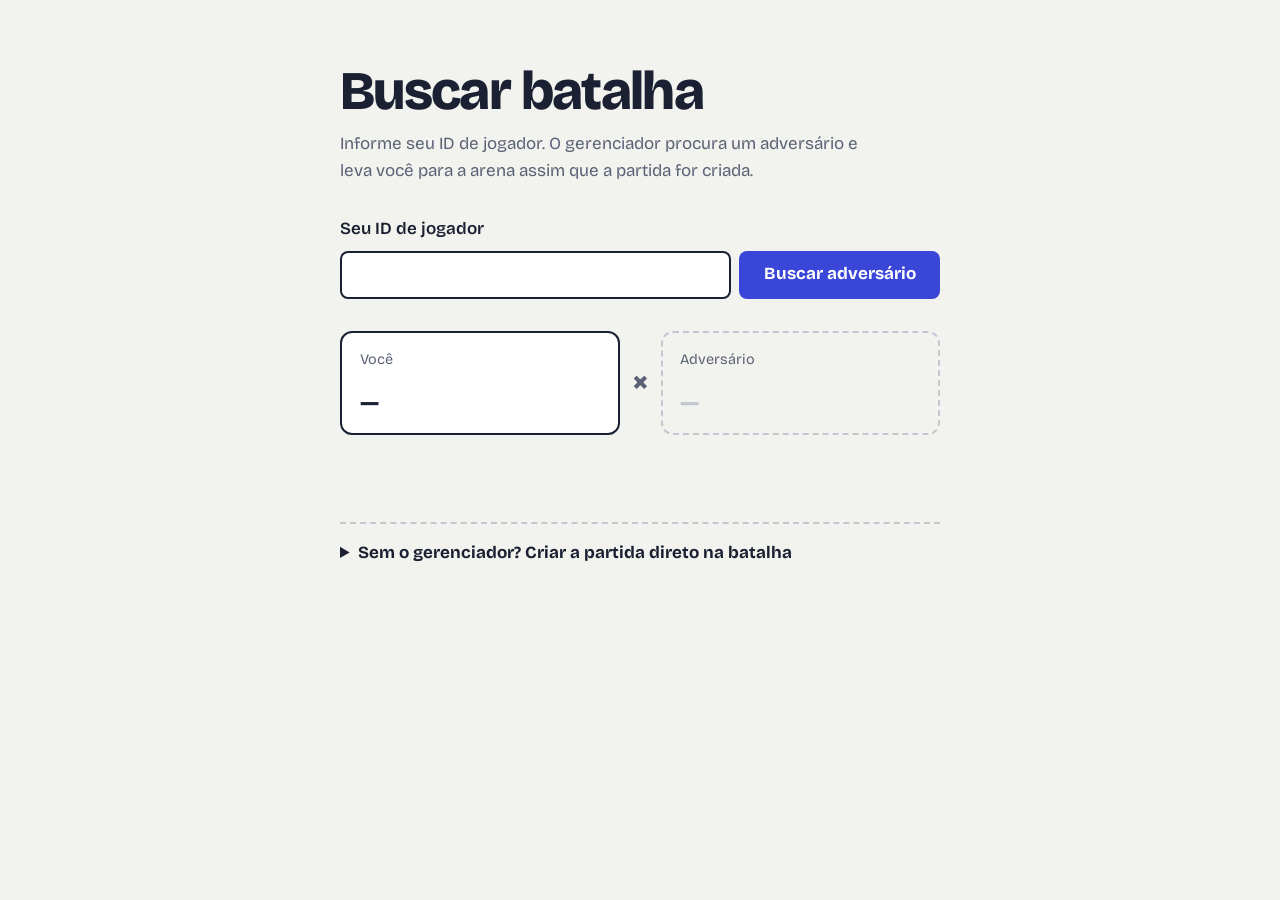
<file: src/components/index.html>
<!DOCTYPE html>
<html lang="pt-BR">
<head>
  <meta charset="utf-8">
  <meta name="viewport" content="width=device-width, initial-scale=1">
  <title>Buscar batalha</title>
  <link rel="preconnect" href="https://fonts.googleapis.com">
  <link rel="preconnect" href="https://fonts.gstatic.com" crossorigin>
  <link rel="stylesheet" href="https://fonts.googleapis.com/css2?family=Bricolage+Grotesque:opsz,wght@12..96,400..800&display=swap">
  <link rel="stylesheet" href="estilo.css">
</head>
<body>
  <main>
    <h1>Buscar batalha</h1>
    <p class="intro">Informe seu ID de jogador. O gerenciador procura um adversário e leva você para a arena assim que a partida for criada.</p>

    <form id="form">
      <label for="idJogador">Seu ID de jogador</label>
      <div class="campo">
        <input id="idJogador" name="idJogador" autocomplete="off" required>
        <button id="buscar" type="submit">Buscar adversário</button>
      </div>
    </form>

    <section class="versus" aria-label="Pareamento">
      <div class="slot">
        <span class="rotulo">Você</span>
        <strong id="idVoce">—</strong>
      </div>
      <div class="x" aria-hidden="true">×</div>
      <div class="slot slot-adv vazio" id="slotAdv">
        <span class="rotulo">Adversário</span>
        <strong id="idAdv">—</strong>
      </div>
    </section>

    <p id="msg" class="msg" role="status" aria-live="polite"></p>
    <p id="nota" class="nota" hidden>Você continua na fila até alguém entrar. O gerenciador ainda não tem uma rota para sair dela.</p>

    <details class="local">
      <summary>Sem o gerenciador? Criar a partida direto na batalha</summary>
      <form id="formLocal">
        <label for="idAdvLocal">ID do adversário</label>
        <div class="campo">
          <input id="idAdvLocal" autocomplete="off" required>
          <button type="submit">Criar partida local</button>
        </div>
      </form>
      <p id="msgLocal" class="msg" role="status" aria-live="polite"></p>
      <ul id="linksLocal" class="links-local"></ul>
    </details>
  </main>

  <script src="config.js"></script>
  <script src="api.js"></script>
  <script>
    const $ = (seletor) => document.querySelector(seletor);
    const form = $("#form");
    const entrada = $("#idJogador");
    const botao = $("#buscar");
    const msg = $("#msg");

    // sessionStorage é por aba: duas abas podem ser dois jogadores diferentes.
    entrada.value =
      new URLSearchParams(location.search).get("jogador") ||
      sessionStorage.getItem("jogador") ||
      "";

    function mostrar(texto, tipo) {
      msg.textContent = texto;
      msg.className = tipo === "erro" ? "msg erro" : "msg";
    }

    function estadoAdversario(estado, id) {
      $("#slotAdv").className = `slot slot-adv ${estado}`;
      $("#idAdv").textContent = id ?? (estado === "procurando" ? "Procurando…" : "—");
    }

    function travar(travado) {
      botao.disabled = travado;
      entrada.disabled = travado;
    }

    // Entra na fila. Quem completa o par recebe a partida na hora (201);
    // quem chegou primeiro recebe 202 e precisa consultar até a partida aparecer.
    async function buscarPartida(idJogador) {
      const conhecidas = new Set((await historico(idJogador)).map((p) => p.id));

      const r = await chamarGestao("/partidas/fila", {
        method: "POST",
        headers: { "Content-Type": "application/json" },
        body: JSON.stringify({ idJogador }),
      });

      if (r.status === 201) return r.corpo;

      if (r.status !== 202) {
        // Já existe uma partida em andamento para esse jogador: volta para ela.
        if (/ja esta em uma partida/i.test(r.corpo?.erro || "")) {
          const ativa = (await historico(idJogador)).find((p) => p.status !== "FINALIZADA");
          if (ativa) return ativa;
        }
        throw new Error(r.corpo?.erro || "O gerenciador recusou o pedido.");
      }

      $("#nota").hidden = false;
      const inicio = Date.now();
      while (true) {
        const segundos = Math.round((Date.now() - inicio) / 1000);
        mostrar(`Na fila há ${segundos} s, aguardando outro jogador…`);
        await esperar(INTERVALO_MS);
        try {
          const nova = (await historico(idJogador)).find((p) => !conhecidas.has(p.id));
          if (nova) return nova;
        } catch {
          mostrar("Reconectando ao gerenciador…");
        }
      }
    }

    form.addEventListener("submit", async (evento) => {
      evento.preventDefault();
      const idJogador = entrada.value.trim();
      if (!idJogador) {
        mostrar("Informe seu ID de jogador.", "erro");
        entrada.focus();
        return;
      }

      sessionStorage.setItem("jogador", idJogador);
      $("#idVoce").textContent = idJogador;
      estadoAdversario("procurando");
      mostrar("Entrando na fila…");
      travar(true);

      try {
        const partida = await buscarPartida(idJogador);
        estadoAdversario("achou", adversarioDe(partida, idJogador));
        $("#nota").hidden = true;
        mostrar("Adversário encontrado. Indo para a arena…");
        setTimeout(() => { location.href = urlDaArena(partida.id, idJogador); }, 1200);
      } catch (erro) {
        estadoAdversario("vazio");
        $("#nota").hidden = true;
        mostrar(erro.message, "erro");
        travar(false);
      }
    });

    // Modo local: cria a partida direto no S03_Batalha (POST /batalhas), como o gerenciador faria.
    $("#formLocal").addEventListener("submit", async (evento) => {
      evento.preventDefault();
      const eu = entrada.value.trim();
      const adv = $("#idAdvLocal").value.trim();
      const msgLocal = $("#msgLocal");
      $("#linksLocal").replaceChildren();
      if (!eu || eu === adv) {
        msgLocal.textContent = "Preencha seu ID lá em cima e um adversário diferente.";
        msgLocal.className = "msg erro";
        return;
      }
      const idPartida = `local-${Date.now().toString(36)}`;
      try {
        const r = await chamarBatalha("/batalhas", postJson({ idPartida, idJogador1: eu, idJogador2: adv }));
        if (!r.ok) throw new Error(r.corpo?.detail || r.corpo?.erro || "A batalha recusou a partida.");
      } catch (erro) {
        msgLocal.textContent = erro.message;
        msgLocal.className = "msg erro";
        return;
      }
      sessionStorage.setItem("jogador", eu);
      msgLocal.className = "msg";
      msgLocal.textContent = "Partida criada. Abra o link do adversário em outra aba (ou outro computador).";
      for (const id of [eu, adv]) {
        const a = document.createElement("a");
        a.href = urlDaArena(idPartida, id);
        a.textContent = id === eu ? `Entrar como ${id}` : `Abrir como ${id}`;
        if (id !== eu) a.target = "_blank";
        const li = document.createElement("li");
        li.append(a);
        $("#linksLocal").append(li);
      }
    });
  </script>
</body>
</html>
</file>
<file: src/components/estilo.css>
:root {
  --piso: #f2f3ee;
  --tinta: #1b2132;
  --apagado: #5b6275;
  --linha: #c3c7d2;
  --acao: #3a46d8;
  --acao-escura: #2b35b0;
  --espera: #ffd23f;
  --achou: #2ec4b6;
  --erro: #b3261e;
}

* { box-sizing: border-box; }
[hidden] { display: none !important; }

body {
  margin: 0;
  background: var(--piso);
  color: var(--tinta);
  font: 400 1.0625rem/1.55 "Bricolage Grotesque", system-ui, -apple-system, "Segoe UI", sans-serif;
}

main {
  max-width: 40rem;
  margin: 0 auto;
  padding: clamp(1.5rem, 6vw, 4rem) 1.25rem 4rem;
}

h1 {
  margin: 0 0 0.75rem;
  font-size: clamp(2.1rem, 7vw, 3.4rem);
  line-height: 1.02;
  letter-spacing: -0.03em;
  font-weight: 800;
}

.intro { margin: 0 0 2rem; max-width: 34rem; color: var(--apagado); }

form { display: grid; gap: 0.5rem; margin-bottom: 2rem; }
label { font-weight: 600; }
.campo { display: flex; flex-wrap: wrap; gap: 0.5rem; }

input {
  flex: 1 1 12rem;
  min-height: 3rem;
  padding: 0 0.9rem;
  font: inherit;
  color: var(--tinta);
  background: #fff;
  border: 2px solid var(--tinta);
  border-radius: 0.5rem;
}

button,
.botao {
  display: inline-flex;
  align-items: center;
  min-height: 3rem;
  padding: 0 1.4rem;
  font: inherit;
  font-weight: 700;
  color: #fff;
  background: var(--acao);
  border: 2px solid var(--acao);
  border-radius: 0.5rem;
  cursor: pointer;
  text-decoration: none;
}
button:hover,
.botao:hover { background: var(--acao-escura); border-color: var(--acao-escura); }
button:disabled { opacity: 0.55; cursor: not-allowed; }
:focus-visible { outline: 3px solid var(--tinta); outline-offset: 3px; }

/* Faixa "você × adversário": é o centro das duas telas. */
.versus {
  display: grid;
  grid-template-columns: 1fr auto 1fr;
  gap: 0.75rem;
  margin: 0 0 1.25rem;
}
.slot {
  display: flex;
  flex-direction: column;
  justify-content: space-between;
  min-height: 6.5rem;
  padding: 1rem 1.1rem;
  background: #fff;
  border: 2px solid var(--tinta);
  border-radius: 0.75rem;
  overflow-wrap: anywhere;
}
.slot .rotulo { color: var(--apagado); font-size: 0.9rem; }
.slot strong { font-size: 1.5rem; line-height: 1.15; letter-spacing: -0.01em; }
.x { align-self: center; font-size: 2rem; font-weight: 800; color: var(--apagado); }

.slot-adv.vazio { background: transparent; border-style: dashed; border-color: var(--linha); }
.slot-adv.vazio strong { color: var(--linha); }
.slot-adv.procurando {
  background: var(--espera);
  border-style: dashed;
  animation: pulsa 1.4s ease-in-out infinite;
}
.slot-adv.achou { background: var(--achou); }
@keyframes pulsa { 50% { background: #fff0a8; } }
@media (prefers-reduced-motion: reduce) { .slot-adv.procurando { animation: none; } }

.msg { min-height: 1.6em; margin: 0; }
.msg.erro { color: var(--erro); font-weight: 600; }
.nota { margin: 0.5rem 0 0; color: var(--apagado); font-size: 0.95rem; }

/* Arena */
.arena { margin-top: 2rem; padding-top: 1.25rem; border-top: 2px solid var(--tinta); }
.arena h2 { margin: 0 0 0.5rem; font-size: 1.6rem; letter-spacing: -0.02em; }
.placar { margin: 0.25rem 0 0.75rem; font-size: 2.4rem; font-weight: 800; letter-spacing: -0.02em; }
.arena code { font-size: 0.9rem; color: var(--apagado); overflow-wrap: anywhere; }
.arena .botao { margin-top: 1rem; }

@media (max-width: 30rem) {
  .versus { grid-template-columns: 1fr; }
  .x { justify-self: center; }
}

/* Modo local (sem gerenciador) */
.local { margin-top: 2.5rem; padding-top: 1rem; border-top: 2px dashed var(--linha); }
.local summary { font-weight: 700; cursor: pointer; }
.local form { margin: 1rem 0 0.5rem; }
.links-local { margin: 0; padding-left: 1.2rem; }
.links-local a { color: var(--acao); font-weight: 700; }
</file>
<file: src/components/arena.css>
/* Arena: carregado depois de estilo.css */
body.arena {
  --wb: clamp(4.8rem, min(11vw, 15vh), 9rem); /* largura base de uma carta */
  --cor-voce: #3a46d8;
  --cor-voce-fundo: #eef1ff;
  --cor-adv: #b83b2a;
  --cor-adv-fundo: #f9ecea;
  display: flex;
  flex-direction: column;
  min-height: 100vh;
  overflow-x: hidden;
}

.so-leitor {
  position: absolute;
  width: 1px;
  height: 1px;
  overflow: hidden;
  clip-path: inset(50%);
}

.palco { display: flex; flex: 1; flex-direction: column; max-width: none; margin: 0; padding: 0; }

.topo {
  display: flex;
  flex-wrap: wrap;
  align-items: center;
  justify-content: space-between;
  gap: 0.5rem 1.5rem;
  padding: 0.7rem 1.25rem;
  border-bottom: 2px solid var(--tinta);
}
.topo .ids {
  display: flex;
  flex-wrap: wrap;
  align-items: center;
  gap: 0.45rem;
  font-weight: 600;
  overflow-wrap: anywhere;
}
.topo .sep-vs { color: var(--apagado); font-weight: 800; }
.topo .botao { min-height: 2.4rem; padding: 0 1rem; }

.tag-jogador {
  display: inline-flex;
  align-items: center;
  gap: 0.3rem;
  padding: 0.15rem 0.6rem;
  font-size: 0.85rem;
  font-weight: 700;
  border: 2px solid;
  border-radius: 99px;
}
.tag-voce { color: var(--cor-voce); background: var(--cor-voce-fundo); border-color: var(--cor-voce); }
.tag-adv { color: var(--cor-adv); background: var(--cor-adv-fundo); border-color: var(--cor-adv); }

/* Zonas e Mãos */
.zona-mao { display: flex; flex-direction: column; }
.zona-adv { background: #ecece6; }
.zona-voce { background: var(--piso); transition: background-color 0.2s ease; }
.zona-voce.sua-vez { background: #eef1fb; }

.rotulo-zona {
  display: flex;
  flex-wrap: wrap;
  align-items: center;
  justify-content: center;
  gap: 0.5rem 0.75rem;
  padding: 0.55rem 1rem 0;
  font-size: 0.9rem;
}
.nome-zona { color: var(--apagado); font-weight: 600; }
.dica-turno {
  font-size: 0.85rem;
  font-weight: 700;
  color: var(--apagado);
}
.zona-voce.sua-vez .dica-turno { color: var(--cor-voce); }

.mao {
  display: flex;
  justify-content: center;
  gap: clamp(0.4rem, 1.5vw, 1rem);
  padding: 0.75rem 1rem 1.2rem;
}
.vaga {
  width: var(--wb);
  height: calc(var(--wb) * 1.45);
  border: 2px dashed var(--linha);
  border-radius: 0.6rem;
}

/* Carta */
.carta,
.carta:hover {
  color: var(--tinta);
  background: #fff;
  border-color: var(--tinta);
  border-top-color: var(--tipo);
}
.carta {
  display: flex;
  flex-direction: column;
  align-items: stretch;
  gap: 0.2em;
  width: 100%;
  height: 100%;
  min-height: 0;
  padding: 0.35em 0.45em 0.45em;
  font-size: max(0.7rem, calc(var(--wb) * 0.115));
  font-weight: 400;
  text-align: left;
  border-width: 2px;
  border-top-width: 0.5rem;
  border-radius: 0.6rem;
  cursor: default;
  transition: transform 0.16s ease, box-shadow 0.16s ease;
}
.carta.minha { cursor: pointer; }
.carta .topo-carta { display: flex; justify-content: space-between; gap: 0.3em; font-weight: 700; line-height: 1.15; }
.carta .num { color: var(--apagado); font-weight: 400; }
.carta img { flex: 1; min-height: 0; width: 100%; object-fit: contain; }
.carta .tipos { display: flex; flex-wrap: wrap; gap: 0.25em; }
.carta .tipo {
  padding: 0 0.45em;
  font-size: 0.85em;
  line-height: 1.5;
  background: #fff;
  border: 2px solid var(--tipo);
  border-radius: 99px;
}
.carta .vel { color: var(--apagado); font-size: 0.85em; }

.mao-voce:not(.travada) .carta:hover,
.mao-voce:not(.travada) .carta:focus-visible { transform: translateY(-0.85rem); box-shadow: 0 0.45rem 0 0 var(--cor-voce); border-color: var(--cor-voce); }
.mao-adv .carta { background: #f8f8f5; opacity: 0.9; }

/* Campo */
.campo {
  display: grid;
  flex: 1;
  grid-template-columns: 1fr auto 1fr;
  gap: 1rem 1.5rem;
  align-items: center;
  padding: 0.75rem 1.25rem;
  border-block: 2px solid var(--tinta);
  background: #e6e9e1;
}
.lado-campo {
  display: flex;
  flex-direction: column;
  align-items: center;
  gap: 0.45rem;
}
.rotulo-campo {
  padding: 0.15rem 0.7rem;
  font-size: 0.85rem;
  font-weight: 700;
  border: 2px solid;
  border-radius: 99px;
  max-width: calc(var(--wb) * 1.45);
  text-align: center;
  overflow-wrap: anywhere;
}
.slot-campo {
  display: grid;
  place-items: center;
  width: calc(var(--wb) * 1.25);
  height: calc(var(--wb) * 1.25 * 1.45);
  padding: 0.5rem;
  color: var(--apagado);
  text-align: center;
  border: 2px dashed var(--tinta);
  border-radius: 0.7rem;
}
.slot-campo:empty::before { content: attr(data-vazio); font-size: 0.9rem; }
.slot-campo .carta { font-size: max(0.8rem, calc(var(--wb) * 0.14)); cursor: default; }
.slot-voce-campo .carta.minha { cursor: pointer; }
.slot-voce-campo { border-color: var(--cor-voce); background: rgba(58, 70, 216, 0.05); }
.slot-adv-campo { border-color: var(--cor-adv); background: rgba(184, 59, 42, 0.05); }
/* Colunas fixas: o campo não "pula" quando o painel de golpes some. */
.painel { grid-column: 1; grid-row: 1; }
.lado-voce { grid-column: 2; grid-row: 1; }
.lado-adv { grid-column: 3; grid-row: 1; justify-self: start; }

/* Movimentos */
.painel { display: grid; gap: 0.6rem; justify-self: end; width: min(19rem, 100%); }
.painel[hidden] { display: none; }
.painel h2 { margin: 0; font-size: 1.3rem; letter-spacing: -0.02em; }
.golpes { display: grid; grid-template-columns: 1fr 1fr; gap: 0.5rem; }
.golpe,
.golpe:hover {
  color: var(--tinta);
  background: #fff;
  border-color: var(--tinta);
  border-left-color: var(--tipo);
}
.golpe {
  flex-direction: column;
  align-items: flex-start;
  justify-content: center;
  gap: 0.1rem;
  min-height: 3.6rem;
  padding: 0.4rem 0.7rem;
  text-align: left;
  border-left-width: 0.5rem;
}
.golpe:hover { background: #eef0f6; }
.golpe[aria-pressed="true"] { color: #fff; background: var(--tinta); }
.golpe .info { font-size: 0.85rem; font-weight: 400; }
.secundario,
.secundario:hover { color: var(--tinta); background: transparent; border-color: var(--tinta); }
.secundario:hover { background: #fff; }

/* Placar, avisos e histórico */
.marcador { display: flex; align-items: baseline; gap: 0.75rem; }
.marcador #rodada { color: var(--apagado); }
.marcador strong { font-size: 1.6rem; letter-spacing: -0.02em; }
.acoes { display: flex; gap: 0.5rem; }
.acoes button { min-height: 2.4rem; padding: 0 1rem; }
.faixa { padding: 0.6rem 1.25rem; border-bottom: 2px solid var(--tinta); background: #fff; }
.faixa .dica { color: var(--acao-escura); font-weight: 600; }
.faixa .dica:empty { display: none; }
.mao-voce.travada .vaga { border-style: solid; border-color: transparent; }
.golpe:disabled { opacity: 0.6; }
.painel button[hidden] { display: none; }
.historico { padding: 0.6rem 1.25rem 1.2rem; }
.historico summary { font-weight: 700; cursor: pointer; }
.historico ol { margin: 0.5rem 0 0; padding-left: 1.3rem; color: var(--apagado); }

@media (prefers-reduced-motion: reduce) { .carta { transition: none; } }

@media (max-width: 44rem) {
  .campo { grid-template-columns: 1fr; justify-items: center; padding-block: 1rem; }
  .painel, .lado-voce, .lado-adv { justify-self: center; grid-column: auto; grid-row: auto; }
}
</file>
